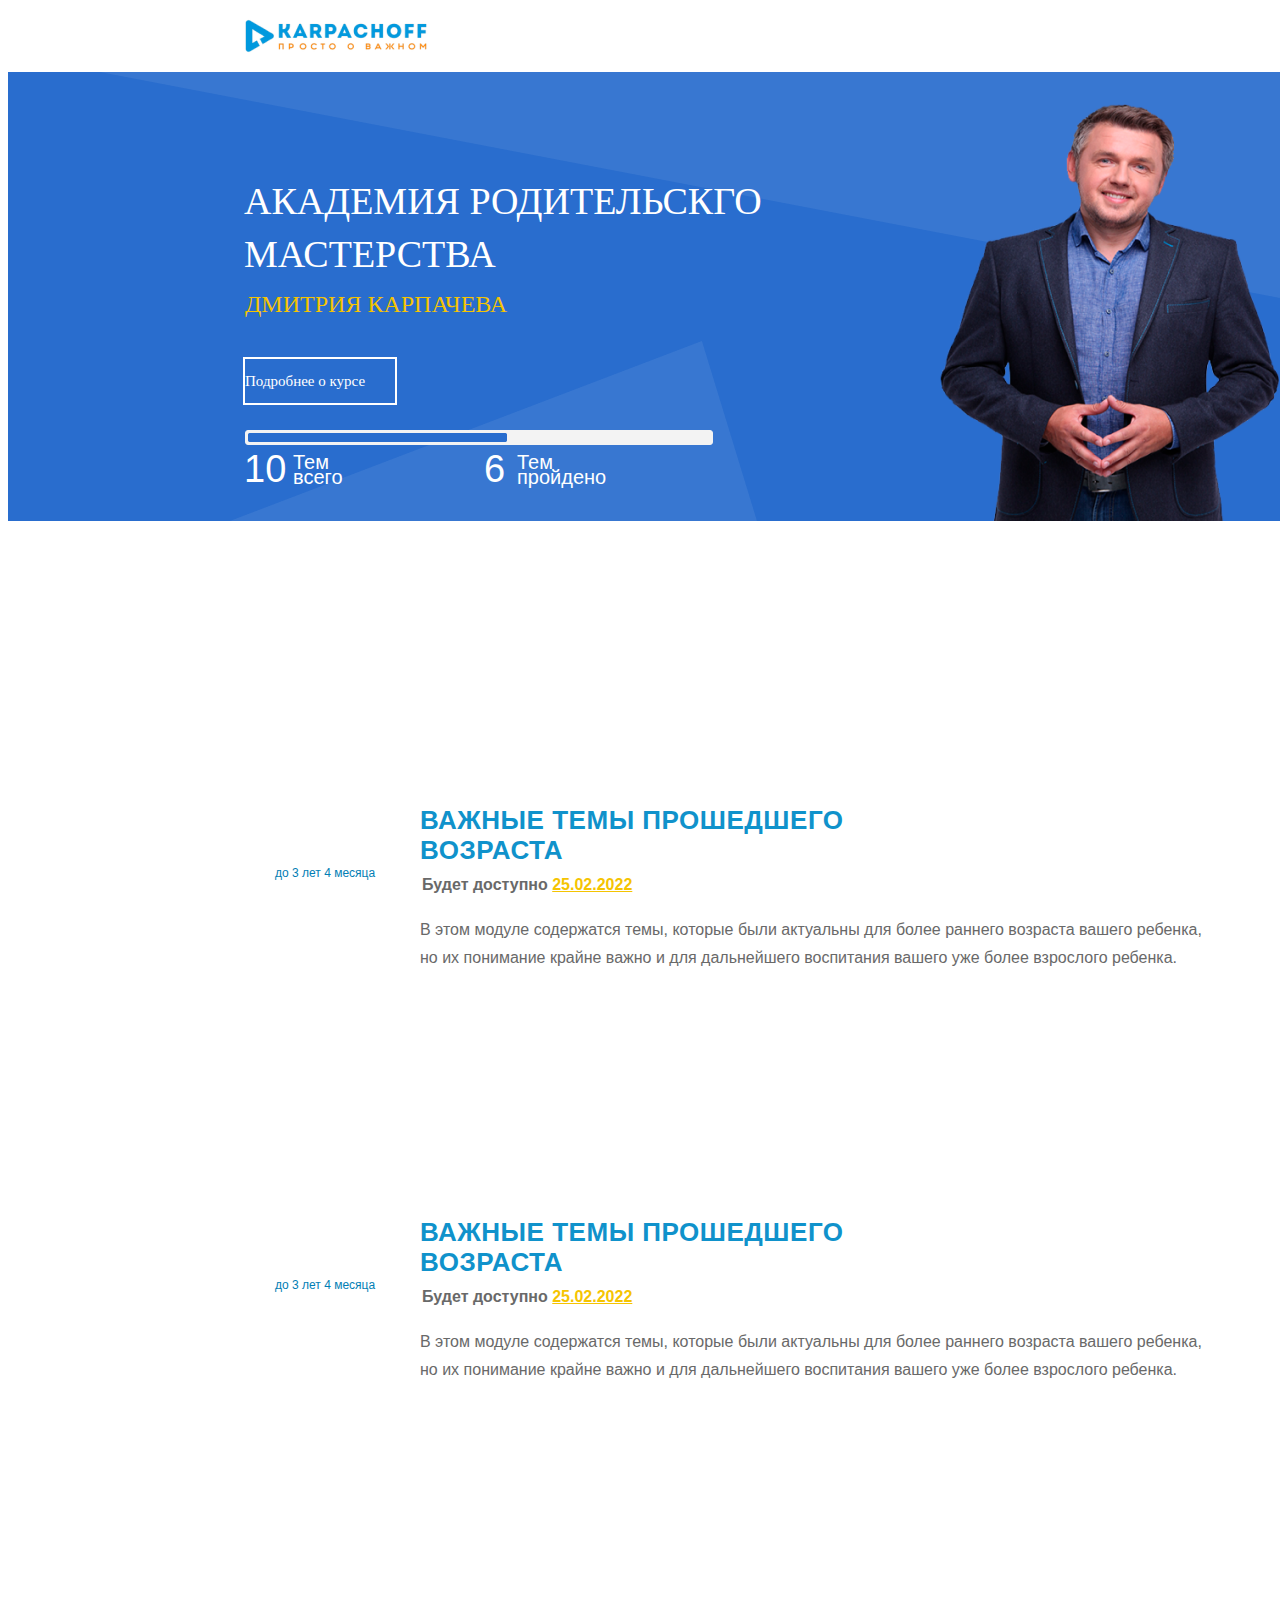
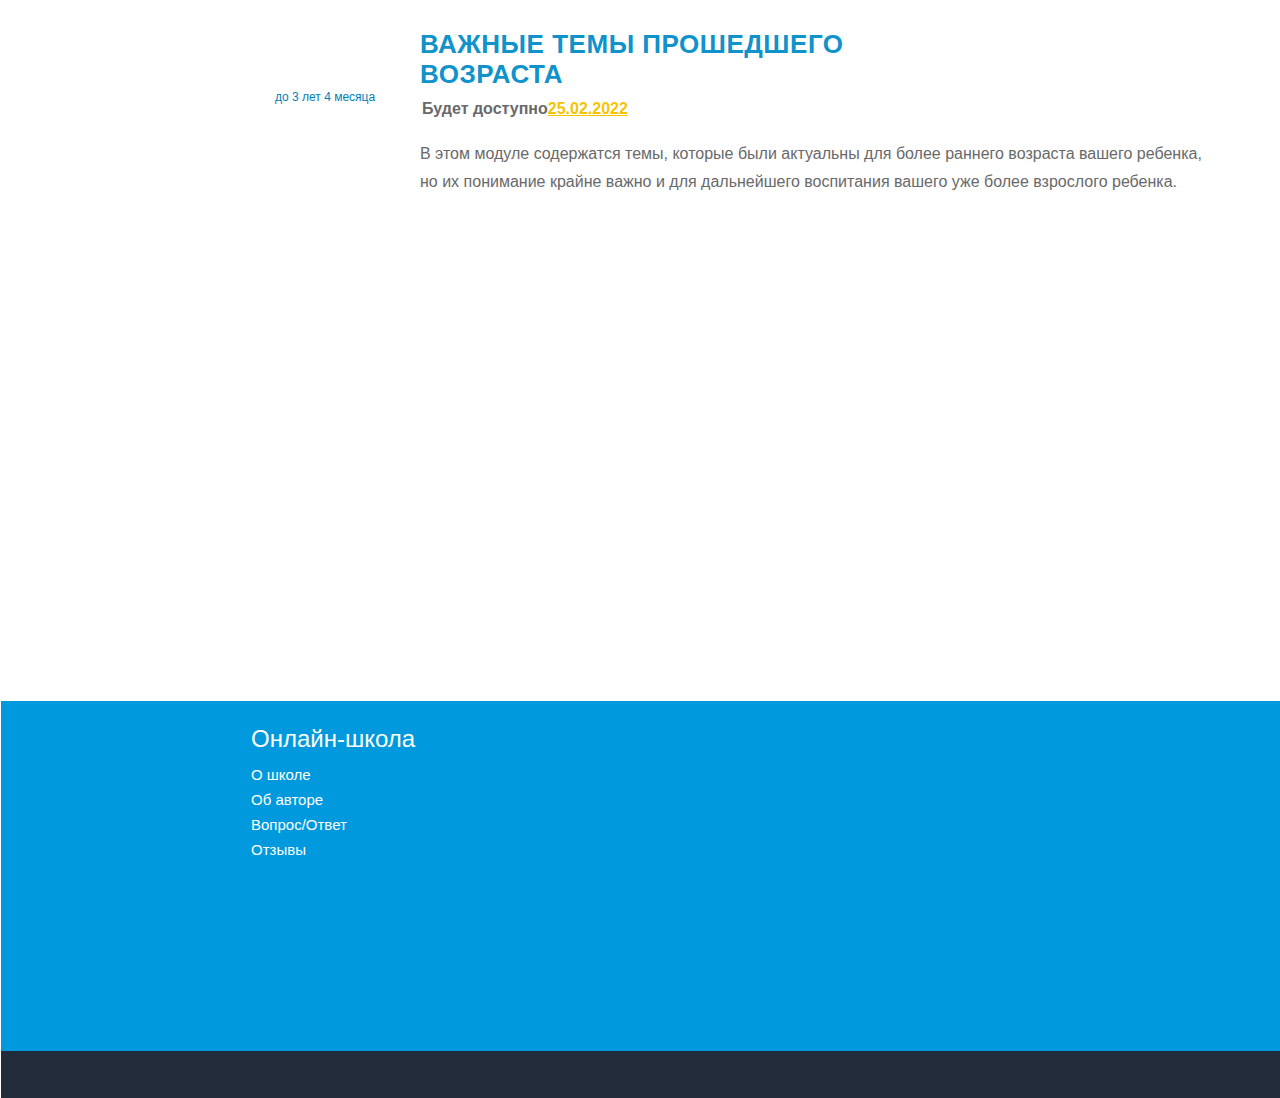
<file: index.html>
<!DOCKTYPE html>
<html>
<head>
	<title>Karpachev</title>
	<meta name="description" content="!!!">
	<meta charset="utf-8">
	<link rel="stylesheet" href="./styles/main.css">
</head>
<body>
	<div class="group1"> 
	<img class="sloy1" src="./img/sloy.png">
	</img>
</div>
	<div class="group2">
	<span class="nazva">АКАДЕМИЯ РОДИТЕЛЬСКГО МАСТЕРСТВА</span>
	<span class="nazva2">ДМИТРИЯ КАРПАЧЕВА</span>
	<p class="podr">Подробнее о курсе<p>
	<img class="sloy2" src="./img/karpachoff.png">
	</img>
	<img class="figura1" src="./img/Vector 2.png">
	</img>
	<img class="figura2" src="./img/Vector 2.1.png">
	</img>
	<img class="line" src="./img/line.png">
	</img>
	<img class="line2" src="./img/line2.png">
	</img>
	<p class="podline">10</p>
	<p class="podline2">Тем всего</p>
	<p class="podline3">6</p>
	<p class="podline4">Тем пройдено</p>
</div>
<div class="themes">
	<h1 class="tema1">ВАЖНЫЕ ТЕМЫ ПРОШЕДШЕГО ВОЗРАСТА
	</h1>
	<p class="vozr1">до 3 лет 4 месяца</p>
	<p class="opis1">В этом модуле содержатся темы, которые были актуальны для более раннего возраста вашего ребенка, но их понимание крайне важно и для дальнейшего воспитания вашего уже более взрослого ребенка.
	</p>
	<h4 class="dostyp1">Будет доступно <u class="data1">25.02.2022</u></h4>
	<p class="vozr2">до 3 лет 4 месяца</p>
	<h1 class="tema2">ВАЖНЫЕ ТЕМЫ ПРОШЕДШЕГО ВОЗРАСТА
	</h1>
	<p class="opis2">В этом модуле содержатся темы, которые были актуальны для более раннего возраста вашего ребенка, но их понимание крайне важно и для дальнейшего воспитания вашего уже более взрослого ребенка.
	</p>
	<h4 class="dostyp2">Будет доступно <u class="data2">25.02.2022</u></h4>
	<p class="vozr3">до 3 лет 4 месяца</p>
	<h1 class="tema3">ВАЖНЫЕ ТЕМЫ ПРОШЕДШЕГО ВОЗРАСТА
	</h1>
	<p class="opis3">В этом модуле содержатся темы, которые были актуальны для более раннего возраста вашего ребенка, но их понимание крайне важно и для дальнейшего воспитания вашего уже более взрослого ребенка.
	</p>
	<h4 class="dostyp3">Будет доступно<u class="data3">25.02.2022</u></h4>
</div>
<div class="blue">
<p class="snos">Онлайн-школа<p>
<p class="snos1">О школе</p>
<p class="snos2">Об авторе</p>
<p class="snos3">Вопрос/Ответ</p>
<p class="snos4">Отзывы</p>
</div>
<div class="black">
</div>
</body>
</html>
</file>
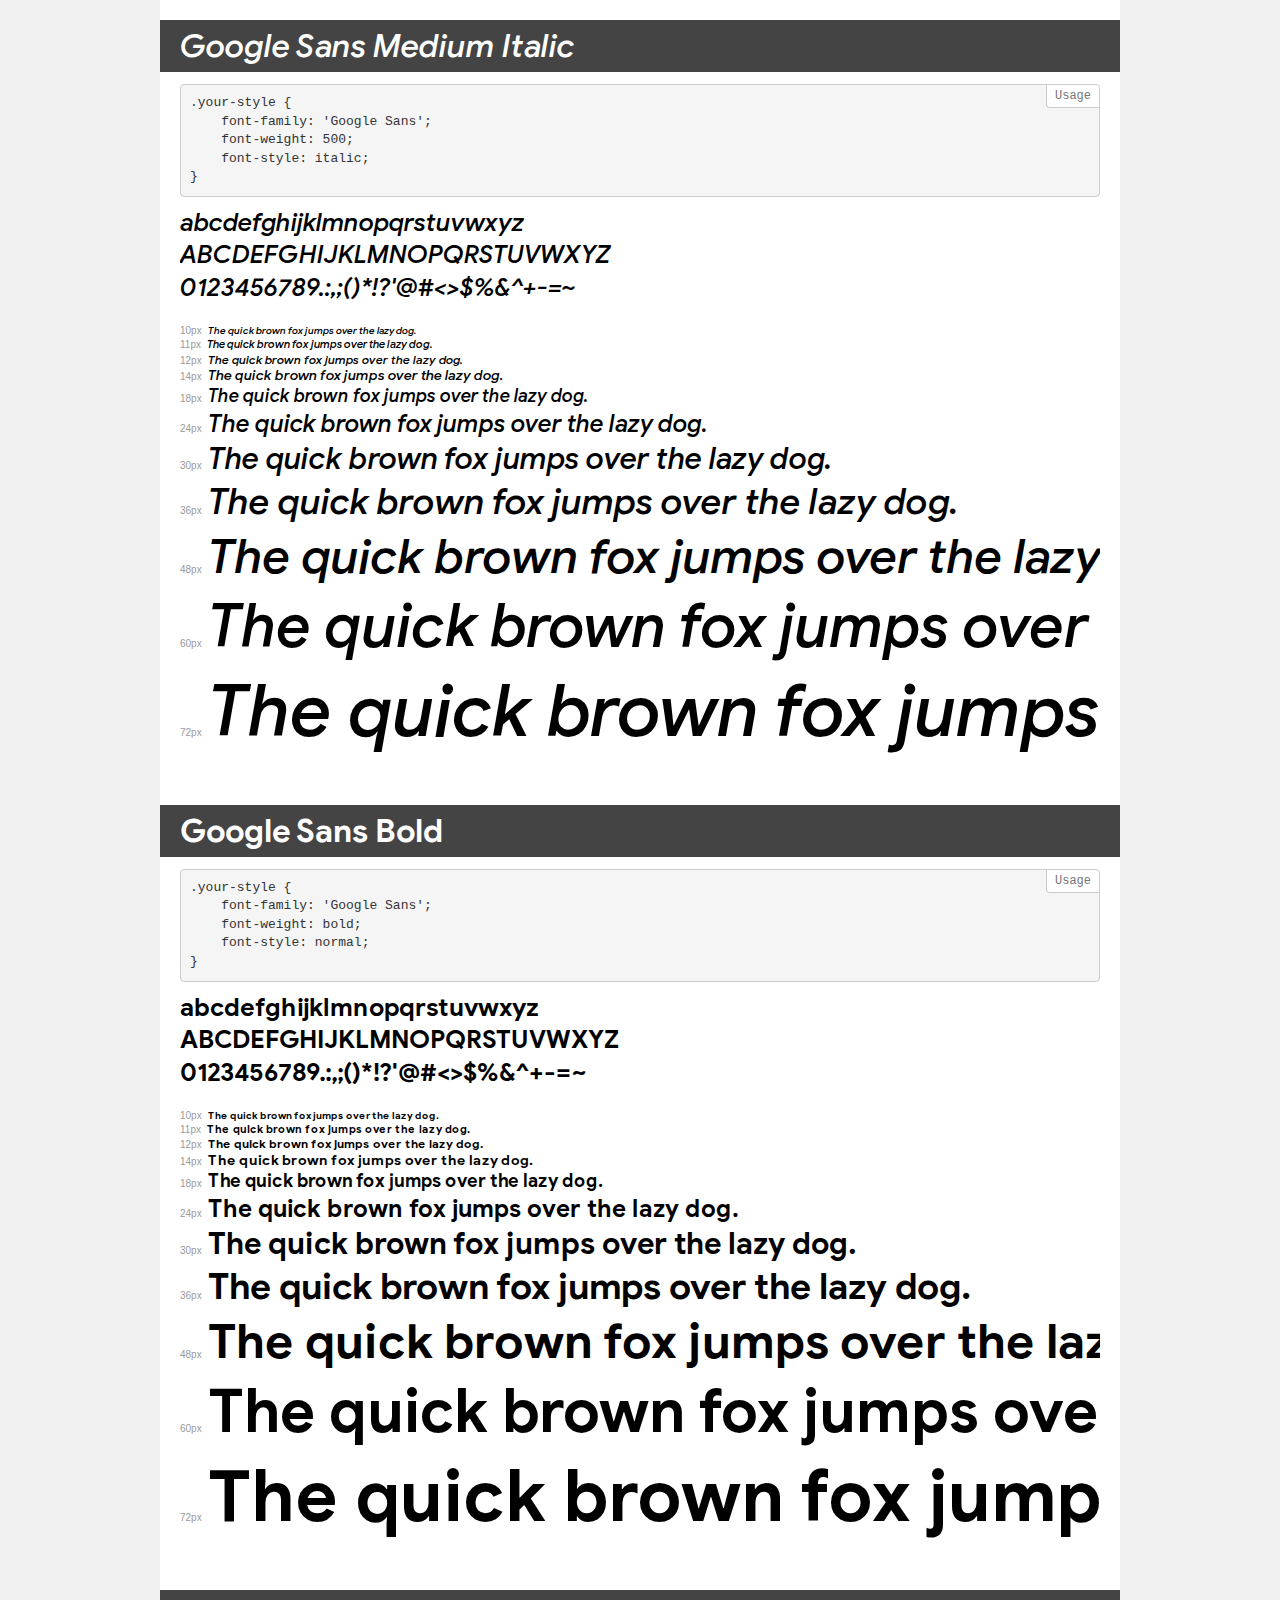
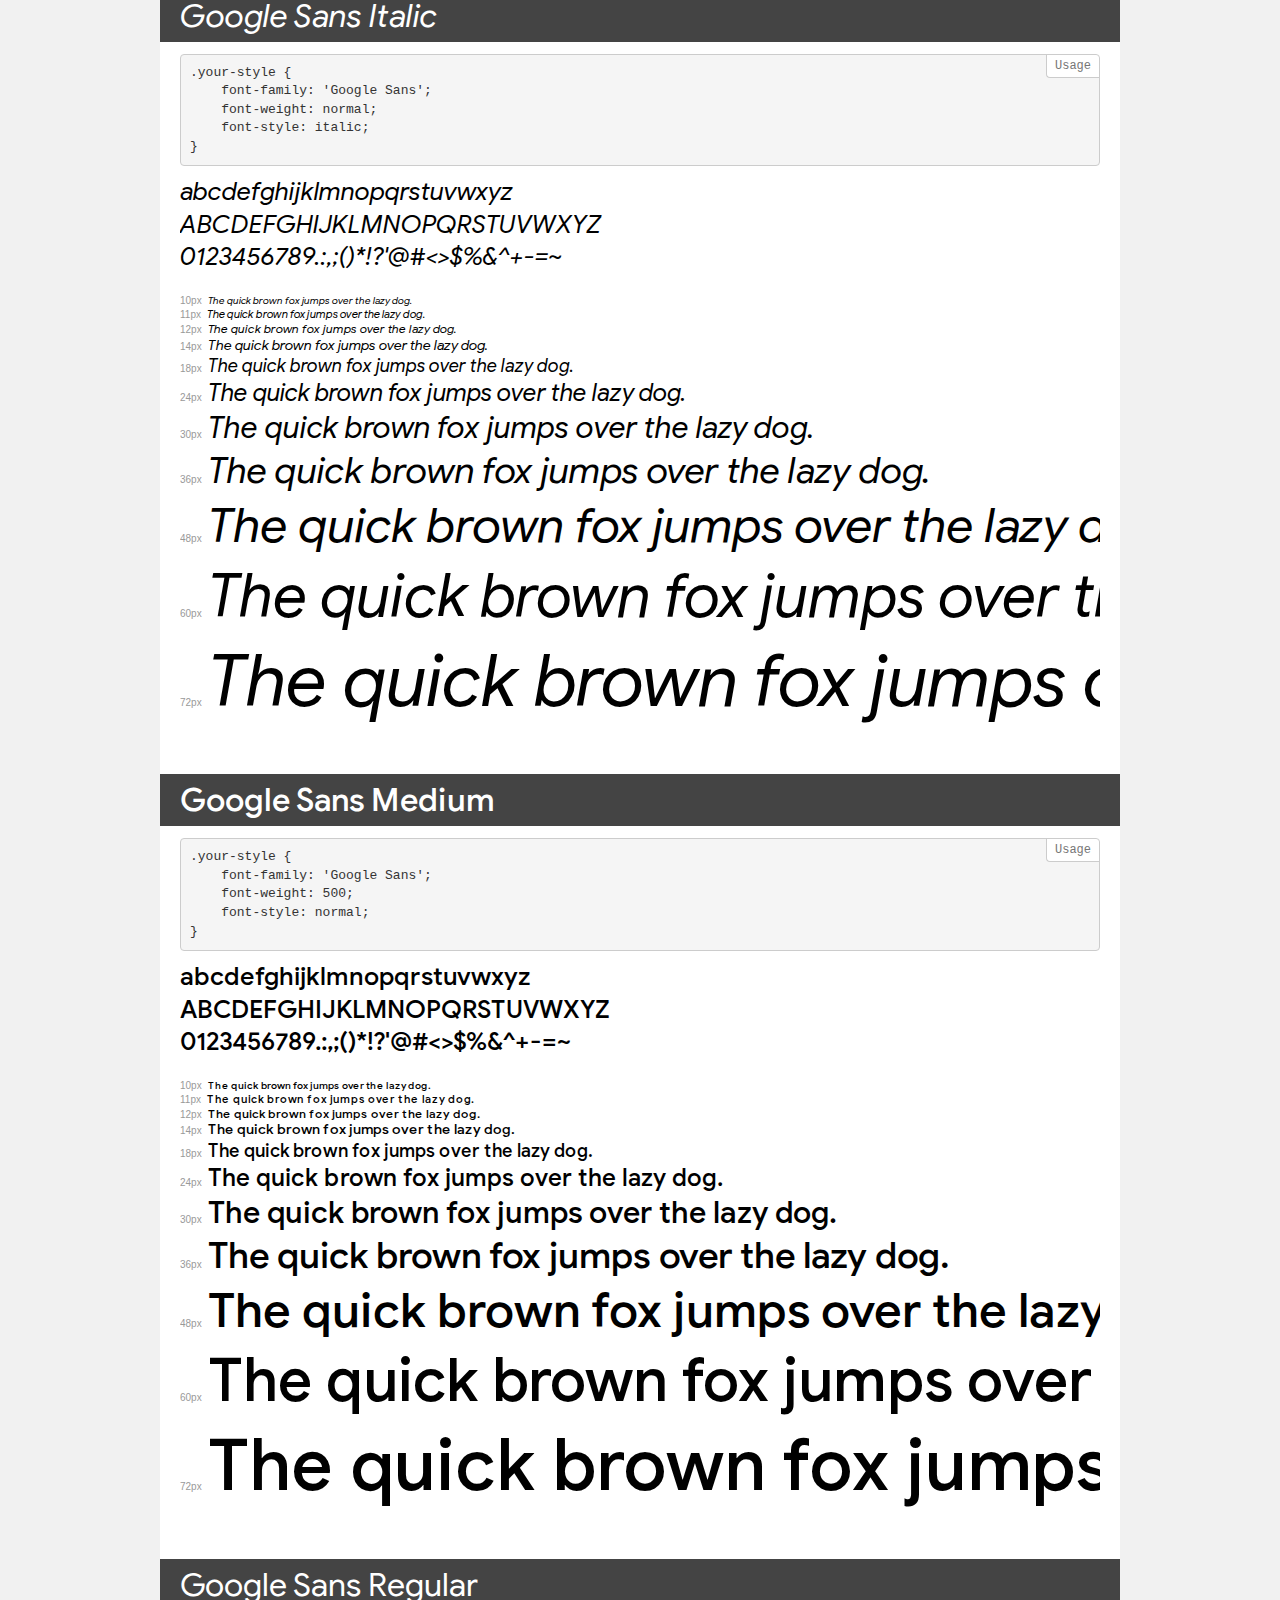
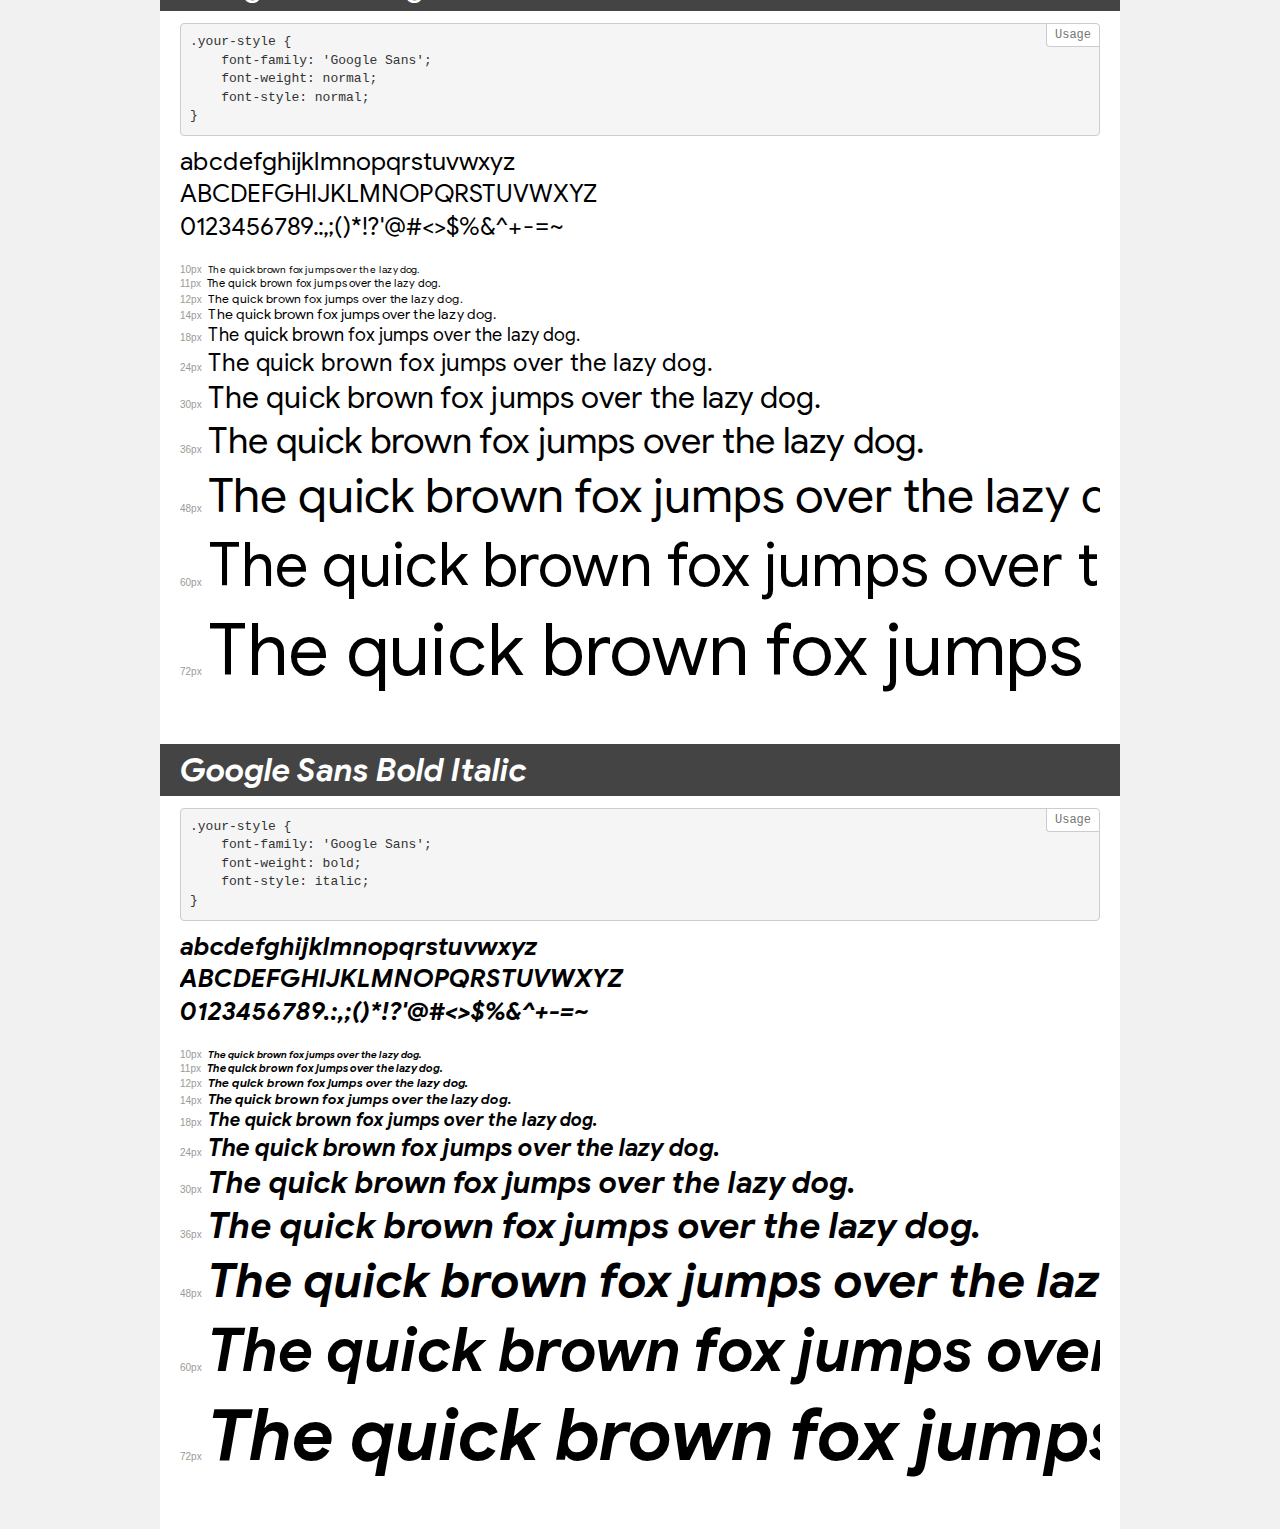
<file: font/demo.html>
<!DOCTYPE html>
<html>
<head>
    <meta charset="utf-8">
    <meta http-equiv="X-UA-Compatible" content="IE=edge">
    <meta name="viewport" content="width=device-width, initial-scale=1">
    <meta name="robots" content="noindex, noarchive">
    <meta name="format-detection" content="telephone=no">
    <title>Transfonter demo</title>
    <link href="stylesheet.css" rel="stylesheet">
    <style>
        /*
        http://meyerweb.com/eric/tools/css/reset/
        v2.0 | 20110126
        License: none (public domain)
        */
        html, body, div, span, applet, object, iframe,
        h1, h2, h3, h4, h5, h6, p, blockquote, pre,
        a, abbr, acronym, address, big, cite, code,
        del, dfn, em, img, ins, kbd, q, s, samp,
        small, strike, strong, sub, sup, tt, var,
        b, u, i, center,
        dl, dt, dd, ol, ul, li,
        fieldset, form, label, legend,
        table, caption, tbody, tfoot, thead, tr, th, td,
        article, aside, canvas, details, embed,
        figure, figcaption, footer, header, hgroup,
        menu, nav, output, ruby, section, summary,
        time, mark, audio, video {
            margin: 0;
            padding: 0;
            border: 0;
            font-size: 100%;
            font: inherit;
            vertical-align: baseline;
        }
        /* HTML5 display-role reset for older browsers */
        article, aside, details, figcaption, figure,
        footer, header, hgroup, menu, nav, section {
            display: block;
        }
        body {
            line-height: 1;
        }
        ol, ul {
            list-style: none;
        }
        blockquote, q {
            quotes: none;
        }
        blockquote:before, blockquote:after,
        q:before, q:after {
            content: '';
            content: none;
        }
        table {
            border-collapse: collapse;
            border-spacing: 0;
        }
        /* common styles */
        body {
            background: #f1f1f1;
            color: #000;
        }
        .page {
            background: #fff;
            width: 920px;
            margin: 0 auto;
            padding: 20px 20px 0 20px;
            overflow: hidden;
        }
        .font-container {
            overflow-x: auto;
            overflow-y: hidden;
            margin-bottom: 40px;
            line-height: 1.3;
            white-space: nowrap;
            padding-bottom: 5px;
        }
        h1 {
            position: relative;
            background: #444;
            font-size: 32px;
            color: #fff;
            padding: 10px 20px;
            margin: 0 -20px 12px -20px;
        }
        .letters {
            font-size: 25px;
            margin-bottom: 20px;
        }
        .s10:before {
            content: '10px';
        }
        .s11:before {
            content: '11px';
        }
        .s12:before {
            content: '12px';
        }
        .s14:before {
            content: '14px';
        }
        .s18:before {
            content: '18px';
        }
        .s24:before {
            content: '24px';
        }
        .s30:before {
            content: '30px';
        }
        .s36:before {
            content: '36px';
        }
        .s48:before {
            content: '48px';
        }
        .s60:before {
            content: '60px';
        }
        .s72:before {
            content: '72px';
        }
        .s10:before, .s11:before, .s12:before, .s14:before,
        .s18:before, .s24:before, .s30:before, .s36:before,
        .s48:before, .s60:before, .s72:before {
            font-family: Arial, sans-serif;
            font-size: 10px;
            font-weight: normal;
            font-style: normal;
            color: #999;
            padding-right: 6px;
        }
        pre {
            display: block;
            position: relative;
            padding: 9px;
            margin: 0 0 10px;
            font-family: Monaco, Menlo, Consolas, "Courier New", monospace !important;
            font-size: 13px;
            line-height: 1.428571429;
            color: #333;
            font-weight: normal !important;
            font-style: normal !important;
            background-color: #f5f5f5;
            border: 1px solid #ccc;
            overflow-x: auto;
            border-radius: 4px;
        }
        pre:after {
            display: block;
            position: absolute;
            right: 0;
            top: 0;
            content: 'Usage';
            line-height: 1;
            padding: 5px 8px;
            font-size: 12px;
            color: #767676;
            background-color: #fff;
            border: 1px solid #ccc;
            border-right: none;
            border-top: none;
            border-radius: 0 4px 0 4px;
            z-index: 10;
        }
        /* responsive */
        @media (max-width: 959px) {
            .page {
                width: auto;
                margin: 0;
            }
        }
    </style>
</head>
<body>
<div class="page">
    <div class="demo" style="font-family: 'Google Sans'; font-weight: 500; font-style: italic;">
        <h1>Google Sans Medium Italic</h1>
        <pre>.your-style {
    font-family: 'Google Sans';
    font-weight: 500;
    font-style: italic;
}</pre>
        <div class="font-container">
            <p class="letters">
                abcdefghijklmnopqrstuvwxyz<br>
ABCDEFGHIJKLMNOPQRSTUVWXYZ<br>
                0123456789.:,;()*!?'@#<>$%&^+-=~
            </p>
            <p class="s10" style="font-size: 10px;">The quick brown fox jumps over the lazy dog.</p>
            <p class="s11" style="font-size: 11px;">The quick brown fox jumps over the lazy dog.</p>
            <p class="s12" style="font-size: 12px;">The quick brown fox jumps over the lazy dog.</p>
            <p class="s14" style="font-size: 14px;">The quick brown fox jumps over the lazy dog.</p>
            <p class="s18" style="font-size: 18px;">The quick brown fox jumps over the lazy dog.</p>
            <p class="s24" style="font-size: 24px;">The quick brown fox jumps over the lazy dog.</p>
            <p class="s30" style="font-size: 30px;">The quick brown fox jumps over the lazy dog.</p>
            <p class="s36" style="font-size: 36px;">The quick brown fox jumps over the lazy dog.</p>
            <p class="s48" style="font-size: 48px;">The quick brown fox jumps over the lazy dog.</p>
            <p class="s60" style="font-size: 60px;">The quick brown fox jumps over the lazy dog.</p>
            <p class="s72" style="font-size: 72px;">The quick brown fox jumps over the lazy dog.</p>
        </div>
    </div>
    <div class="demo" style="font-family: 'Google Sans'; font-weight: bold; font-style: normal;">
        <h1>Google Sans Bold</h1>
        <pre>.your-style {
    font-family: 'Google Sans';
    font-weight: bold;
    font-style: normal;
}</pre>
        <div class="font-container">
            <p class="letters">
                abcdefghijklmnopqrstuvwxyz<br>
ABCDEFGHIJKLMNOPQRSTUVWXYZ<br>
                0123456789.:,;()*!?'@#<>$%&^+-=~
            </p>
            <p class="s10" style="font-size: 10px;">The quick brown fox jumps over the lazy dog.</p>
            <p class="s11" style="font-size: 11px;">The quick brown fox jumps over the lazy dog.</p>
            <p class="s12" style="font-size: 12px;">The quick brown fox jumps over the lazy dog.</p>
            <p class="s14" style="font-size: 14px;">The quick brown fox jumps over the lazy dog.</p>
            <p class="s18" style="font-size: 18px;">The quick brown fox jumps over the lazy dog.</p>
            <p class="s24" style="font-size: 24px;">The quick brown fox jumps over the lazy dog.</p>
            <p class="s30" style="font-size: 30px;">The quick brown fox jumps over the lazy dog.</p>
            <p class="s36" style="font-size: 36px;">The quick brown fox jumps over the lazy dog.</p>
            <p class="s48" style="font-size: 48px;">The quick brown fox jumps over the lazy dog.</p>
            <p class="s60" style="font-size: 60px;">The quick brown fox jumps over the lazy dog.</p>
            <p class="s72" style="font-size: 72px;">The quick brown fox jumps over the lazy dog.</p>
        </div>
    </div>
    <div class="demo" style="font-family: 'Google Sans'; font-weight: normal; font-style: italic;">
        <h1>Google Sans Italic</h1>
        <pre>.your-style {
    font-family: 'Google Sans';
    font-weight: normal;
    font-style: italic;
}</pre>
        <div class="font-container">
            <p class="letters">
                abcdefghijklmnopqrstuvwxyz<br>
ABCDEFGHIJKLMNOPQRSTUVWXYZ<br>
                0123456789.:,;()*!?'@#<>$%&^+-=~
            </p>
            <p class="s10" style="font-size: 10px;">The quick brown fox jumps over the lazy dog.</p>
            <p class="s11" style="font-size: 11px;">The quick brown fox jumps over the lazy dog.</p>
            <p class="s12" style="font-size: 12px;">The quick brown fox jumps over the lazy dog.</p>
            <p class="s14" style="font-size: 14px;">The quick brown fox jumps over the lazy dog.</p>
            <p class="s18" style="font-size: 18px;">The quick brown fox jumps over the lazy dog.</p>
            <p class="s24" style="font-size: 24px;">The quick brown fox jumps over the lazy dog.</p>
            <p class="s30" style="font-size: 30px;">The quick brown fox jumps over the lazy dog.</p>
            <p class="s36" style="font-size: 36px;">The quick brown fox jumps over the lazy dog.</p>
            <p class="s48" style="font-size: 48px;">The quick brown fox jumps over the lazy dog.</p>
            <p class="s60" style="font-size: 60px;">The quick brown fox jumps over the lazy dog.</p>
            <p class="s72" style="font-size: 72px;">The quick brown fox jumps over the lazy dog.</p>
        </div>
    </div>
    <div class="demo" style="font-family: 'Google Sans'; font-weight: 500; font-style: normal;">
        <h1>Google Sans Medium</h1>
        <pre>.your-style {
    font-family: 'Google Sans';
    font-weight: 500;
    font-style: normal;
}</pre>
        <div class="font-container">
            <p class="letters">
                abcdefghijklmnopqrstuvwxyz<br>
ABCDEFGHIJKLMNOPQRSTUVWXYZ<br>
                0123456789.:,;()*!?'@#<>$%&^+-=~
            </p>
            <p class="s10" style="font-size: 10px;">The quick brown fox jumps over the lazy dog.</p>
            <p class="s11" style="font-size: 11px;">The quick brown fox jumps over the lazy dog.</p>
            <p class="s12" style="font-size: 12px;">The quick brown fox jumps over the lazy dog.</p>
            <p class="s14" style="font-size: 14px;">The quick brown fox jumps over the lazy dog.</p>
            <p class="s18" style="font-size: 18px;">The quick brown fox jumps over the lazy dog.</p>
            <p class="s24" style="font-size: 24px;">The quick brown fox jumps over the lazy dog.</p>
            <p class="s30" style="font-size: 30px;">The quick brown fox jumps over the lazy dog.</p>
            <p class="s36" style="font-size: 36px;">The quick brown fox jumps over the lazy dog.</p>
            <p class="s48" style="font-size: 48px;">The quick brown fox jumps over the lazy dog.</p>
            <p class="s60" style="font-size: 60px;">The quick brown fox jumps over the lazy dog.</p>
            <p class="s72" style="font-size: 72px;">The quick brown fox jumps over the lazy dog.</p>
        </div>
    </div>
    <div class="demo" style="font-family: 'Google Sans'; font-weight: normal; font-style: normal;">
        <h1>Google Sans Regular</h1>
        <pre>.your-style {
    font-family: 'Google Sans';
    font-weight: normal;
    font-style: normal;
}</pre>
        <div class="font-container">
            <p class="letters">
                abcdefghijklmnopqrstuvwxyz<br>
ABCDEFGHIJKLMNOPQRSTUVWXYZ<br>
                0123456789.:,;()*!?'@#<>$%&^+-=~
            </p>
            <p class="s10" style="font-size: 10px;">The quick brown fox jumps over the lazy dog.</p>
            <p class="s11" style="font-size: 11px;">The quick brown fox jumps over the lazy dog.</p>
            <p class="s12" style="font-size: 12px;">The quick brown fox jumps over the lazy dog.</p>
            <p class="s14" style="font-size: 14px;">The quick brown fox jumps over the lazy dog.</p>
            <p class="s18" style="font-size: 18px;">The quick brown fox jumps over the lazy dog.</p>
            <p class="s24" style="font-size: 24px;">The quick brown fox jumps over the lazy dog.</p>
            <p class="s30" style="font-size: 30px;">The quick brown fox jumps over the lazy dog.</p>
            <p class="s36" style="font-size: 36px;">The quick brown fox jumps over the lazy dog.</p>
            <p class="s48" style="font-size: 48px;">The quick brown fox jumps over the lazy dog.</p>
            <p class="s60" style="font-size: 60px;">The quick brown fox jumps over the lazy dog.</p>
            <p class="s72" style="font-size: 72px;">The quick brown fox jumps over the lazy dog.</p>
        </div>
    </div>
    <div class="demo" style="font-family: 'Google Sans'; font-weight: bold; font-style: italic;">
        <h1>Google Sans Bold Italic</h1>
        <pre>.your-style {
    font-family: 'Google Sans';
    font-weight: bold;
    font-style: italic;
}</pre>
        <div class="font-container">
            <p class="letters">
                abcdefghijklmnopqrstuvwxyz<br>
ABCDEFGHIJKLMNOPQRSTUVWXYZ<br>
                0123456789.:,;()*!?'@#<>$%&^+-=~
            </p>
            <p class="s10" style="font-size: 10px;">The quick brown fox jumps over the lazy dog.</p>
            <p class="s11" style="font-size: 11px;">The quick brown fox jumps over the lazy dog.</p>
            <p class="s12" style="font-size: 12px;">The quick brown fox jumps over the lazy dog.</p>
            <p class="s14" style="font-size: 14px;">The quick brown fox jumps over the lazy dog.</p>
            <p class="s18" style="font-size: 18px;">The quick brown fox jumps over the lazy dog.</p>
            <p class="s24" style="font-size: 24px;">The quick brown fox jumps over the lazy dog.</p>
            <p class="s30" style="font-size: 30px;">The quick brown fox jumps over the lazy dog.</p>
            <p class="s36" style="font-size: 36px;">The quick brown fox jumps over the lazy dog.</p>
            <p class="s48" style="font-size: 48px;">The quick brown fox jumps over the lazy dog.</p>
            <p class="s60" style="font-size: 60px;">The quick brown fox jumps over the lazy dog.</p>
            <p class="s72" style="font-size: 72px;">The quick brown fox jumps over the lazy dog.</p>
        </div>
    </div>
</div>
</body>
</html>
</file>
<file: styles/main.css>
.group1 {
	position:absolute;
	width:1950px;
	height:72px;
	left:0px;
	top:0px;
	background-color:#FFFFFF;
}
.sloy1 {
	position:absolute;
	width:184px;
	height:34px;
	left:244px;
	top:19px;
}
.sloy2 {
	position:absolute;
	width:339px;
	height:417px;
	left:940px;
	top:104px;
}
.group2 {
	background-color:#296DCE;
	position: asolute;
	width: 1920px;
	height: 513px;
	left: -2px;
	top: 72px;
}
.nazva {
	position: absolute;
	width: 622px;
	height: 184px;
	left: 244px;
	top: 136px;
	font-family: Intro Cond Black Free;
	font-size:38px;
	line-height: 53px;
	display: flex;
	align-items: center;
	color: #FFFFFF;
}
.nazva2 {
	position: absolute;
	width: 318px;
	height: 32px;
	left: 245px;
	top: 288px;
	font-family: Intro Cond Black Free;
	font-size: 24px;
	line-height: 31px;
	display: flex;
	color:#F5C401;
	align-items: center;
}
.podr {
	position: relative;
	width: 150px;
	height: 44px;
	left: 235px;
	top: 349px;
	font-family: Intro Cond Black Free;
	font-size: 15px;
	line-height: 17px;
	display: flex;
	align-items: center;
	color: #FFFFFF;
	border:2px solid #FFFFFF;
	padding: 0px;
	text-align: center;
		
}
.line {
	box-sizing: border-box;

	position: absolute;
	width: 468px;
	height: 15px;
	left: 245px;
	top: 430px;
	background: #F3F3F3;
	border: 1px solid #F3F3F3;
	border-radius: 3px;
}
.line2 {
	position: absolute;
	width: 259px;
	height: 9px;
	left: 248px;
	top: 433px;
	background: #296DCE;
	border-radius: 2px;
}
.podline {
	position: absolute;
	width: 15px;
	height: px;
	left: 244px;
	top: 410px;
	font-family: Arial;
	font-size: 38px;
	line-height: 42px;
	color: #FFFFFF;
}
.podline2 {
	position: absolute;
	width: 76px;
	height: 31px;
	left: 293px;
	top: 435px;
	font-family: Arial;
	font-size: 20px;
	line-height: 15px;
	color: #FFFFFF;
}
.podline3 {
	position: absolute;
	width: 24px;
	height: 42px;
	left: 484px;
	top: 410px;
	font-family: Arial;
	font-size: 38px;
	line-height: 42px;
	color:#FFFFFF;
}
.podline4 {
	position: absolute;
	width: 76px;
	height: 31px;
	left: 517px;
	top: 435px;
	font-family: Arial;
	font-size: 20px;
	line-height: 15px;
	color: #FFFFFF;
}
.tema1 {
	position: absolute;
	width: 545px;
	height: 31px;
	left: 420px;
	top: 788px;
	font-family: Arial;
	font-style: normal;
	font-weight: 900;
	font-size: 26px;
	line-height: 30px;
	letter-spacing: 0.02em;
	text-transform: uppercase;
	color: #1092CB;
}
.tema2 {
	position: absolute;
	width: 545px;
	height: 31px;
	left: 420px;
	top: 1200px;
	font-family: Arial;
	font-style: normal;
	font-weight: 900;
	font-size: 26px;
	line-height: 30px;
	letter-spacing: 0.02em;
	text-transform: uppercase;
	color: #1092CB;
}
.tema3 {
	position: absolute;
	width: 545px;
	height: 31px;
	left: 420px;
	top: 1612px;
	font-family: Arial;
	font-style: normal;
	font-weight: 900;
	font-size: 26px;
	line-height: 30px;
	letter-spacing: 0.02em;
	text-transform: uppercase;
	color: #1092CB;
}



.blue {
	position: absolute;
	width: 1920px;
	height: 350px;
	left: 1px;
	top: 2301px;
	background: #0099DD;
}
.opis1 {
	position: absolute;
	width: 799px;
	height: 71px;
	left: 420px;
	top: 900px;
	font-family:Arial;
	font-size: 16px;
	line-height: 28px;
	color: #696969;
}
.opis2 {
	position: absolute;
	width: 799px;
	height: 71px;
	left: 420px;
	top: 1312px;
	font-family:Arial;
	font-size: 16px;
	line-height: 28px;
	color: #696969;
}
.opis3 {
	position: absolute;
	width: 799px;
	height: 71px;
	left: 420px;
	top: 1724px;
	font-family:Arial;
	font-size: 16px;
	line-height: 28px;
	color: #696969;
}
.dostyp1{
	position: absolute;
	width: 242px;
	height: 29px;
	left: 422px;
	top: 850px;
	font-family: Arial;
	font-size: 16px;
	line-height: 28px;
	color: #696969;
}
.dostyp2{
	position: absolute;
	width: 242px;
	height: 29px;
	left: 422px;
	top: 1262px;
	font-family: Arial;
	font-size: 16px;
	line-height: 28px;
	color: #696969;
}
.vozr1 {
	position: absolute;
	width: 108px;
	height: 21px;
	left: 275px;	
	top:  850px;
	font-family: Arial;
	font-size: 12px;
	line-height: 14px;
	display: flex;
	align-items: center;
	text-align: center;
	color: #027EB4;
}
.vozr2 {
	position: absolute;
	width: 108px;
	height: 21px;
	left: 275px;	
	top: 1262px;
	font-family: Arial;
	font-size: 12px;
	line-height: 14px;
	display: flex;
	align-items: center;
	text-align: center;
	color: #027EB4;
}

.vozr3 {
	position: absolute;
	width: 108px;
	height: 21px;
	left: 275px;	
	top: 1674px;
	font-family: Arial;
	font-size: 12px;
	line-height: 14px;
	display: flex;
	align-items: center;
	text-align: center;
	color: #027EB4;
}
.dostyp3{
	position: absolute;
	width: 242px;
	height: 29px;
	left: 422px;
	top: 1674px;
	font-family: Arial;
	font-size: 16px;
	line-height: 28px;
	color: #696969;
}
.black {
	position: absolute;
	width: 1920px;
	height: 47px;
	left: 1px;
	top: 2651px;
	background: #222B3A;
}
.data1{
	color:#F5C401
}
.data2 {
	color:#F5C401
}
.data3 {
	color:#F5C401
}
.snos {
	position:absolute;
	font-size: 24px;
	left: 250px;
	color:#FFFFFF;
	font-family:Arial;
}
.snos1 {
	position:absolute;
	left: 250px;
	top:50;
	color:#FFFFFF;
	font-size: 15px;
	font-family:Arial;
}
.snos2 {
	position:absolute;
	left: 250px;
	top:75px;
	color:#FFFFFF;
	font-size: 15px;
	font-family:Arial;
}
.snos3 {
	position:absolute;
	left: 250px;
	top: 100px;
	color:#FFFFFF;
	font-size: 15px;
	font-family:Arial;
}
.snos4 {
	position:absolute;
	left: 250px;
	top:125px;
	color:#FFFFFF;
	font-size: 15px;
	font-family:Arial;
}
</file>
<file: font/stylesheet.css>
@font-face {
    font-family: 'Google Sans';
    src: url('GoogleSans-MediumItalic.eot');
    src: local('Google Sans Medium Italic'), local('GoogleSans-MediumItalic'),
        url('GoogleSans-MediumItalic.eot?#iefix') format('embedded-opentype'),
        url('GoogleSans-MediumItalic.woff2') format('woff2'),
        url('GoogleSans-MediumItalic.woff') format('woff'),
        url('GoogleSans-MediumItalic.ttf') format('truetype');
    font-weight: 500;
    font-style: italic;
}

@font-face {
    font-family: 'Google Sans';
    src: url('GoogleSans-Bold.eot');
    src: local('Google Sans Bold'), local('GoogleSans-Bold'),
        url('GoogleSans-Bold.eot?#iefix') format('embedded-opentype'),
        url('GoogleSans-Bold.woff2') format('woff2'),
        url('GoogleSans-Bold.woff') format('woff'),
        url('GoogleSans-Bold.ttf') format('truetype');
    font-weight: bold;
    font-style: normal;
}

@font-face {
    font-family: 'Google Sans';
    src: url('GoogleSans-Italic.eot');
    src: local('Google Sans Italic'), local('GoogleSans-Italic'),
        url('GoogleSans-Italic.eot?#iefix') format('embedded-opentype'),
        url('GoogleSans-Italic.woff2') format('woff2'),
        url('GoogleSans-Italic.woff') format('woff'),
        url('GoogleSans-Italic.ttf') format('truetype');
    font-weight: normal;
    font-style: italic;
}

@font-face {
    font-family: 'Google Sans';
    src: url('GoogleSans-Medium.eot');
    src: local('Google Sans Medium'), local('GoogleSans-Medium'),
        url('GoogleSans-Medium.eot?#iefix') format('embedded-opentype'),
        url('GoogleSans-Medium.woff2') format('woff2'),
        url('GoogleSans-Medium.woff') format('woff'),
        url('GoogleSans-Medium.ttf') format('truetype');
    font-weight: 500;
    font-style: normal;
}

@font-face {
    font-family: 'Google Sans';
    src: url('GoogleSans-Regular.eot');
    src: local('Google Sans Regular'), local('GoogleSans-Regular'),
        url('GoogleSans-Regular.eot?#iefix') format('embedded-opentype'),
        url('GoogleSans-Regular.woff2') format('woff2'),
        url('GoogleSans-Regular.woff') format('woff'),
        url('GoogleSans-Regular.ttf') format('truetype');
    font-weight: normal;
    font-style: normal;
}

@font-face {
    font-family: 'Google Sans';
    src: url('GoogleSans-BoldItalic.eot');
    src: local('Google Sans Bold Italic'), local('GoogleSans-BoldItalic'),
        url('GoogleSans-BoldItalic.eot?#iefix') format('embedded-opentype'),
        url('GoogleSans-BoldItalic.woff2') format('woff2'),
        url('GoogleSans-BoldItalic.woff') format('woff'),
        url('GoogleSans-BoldItalic.ttf') format('truetype');
    font-weight: bold;
    font-style: italic;
}
</file>
